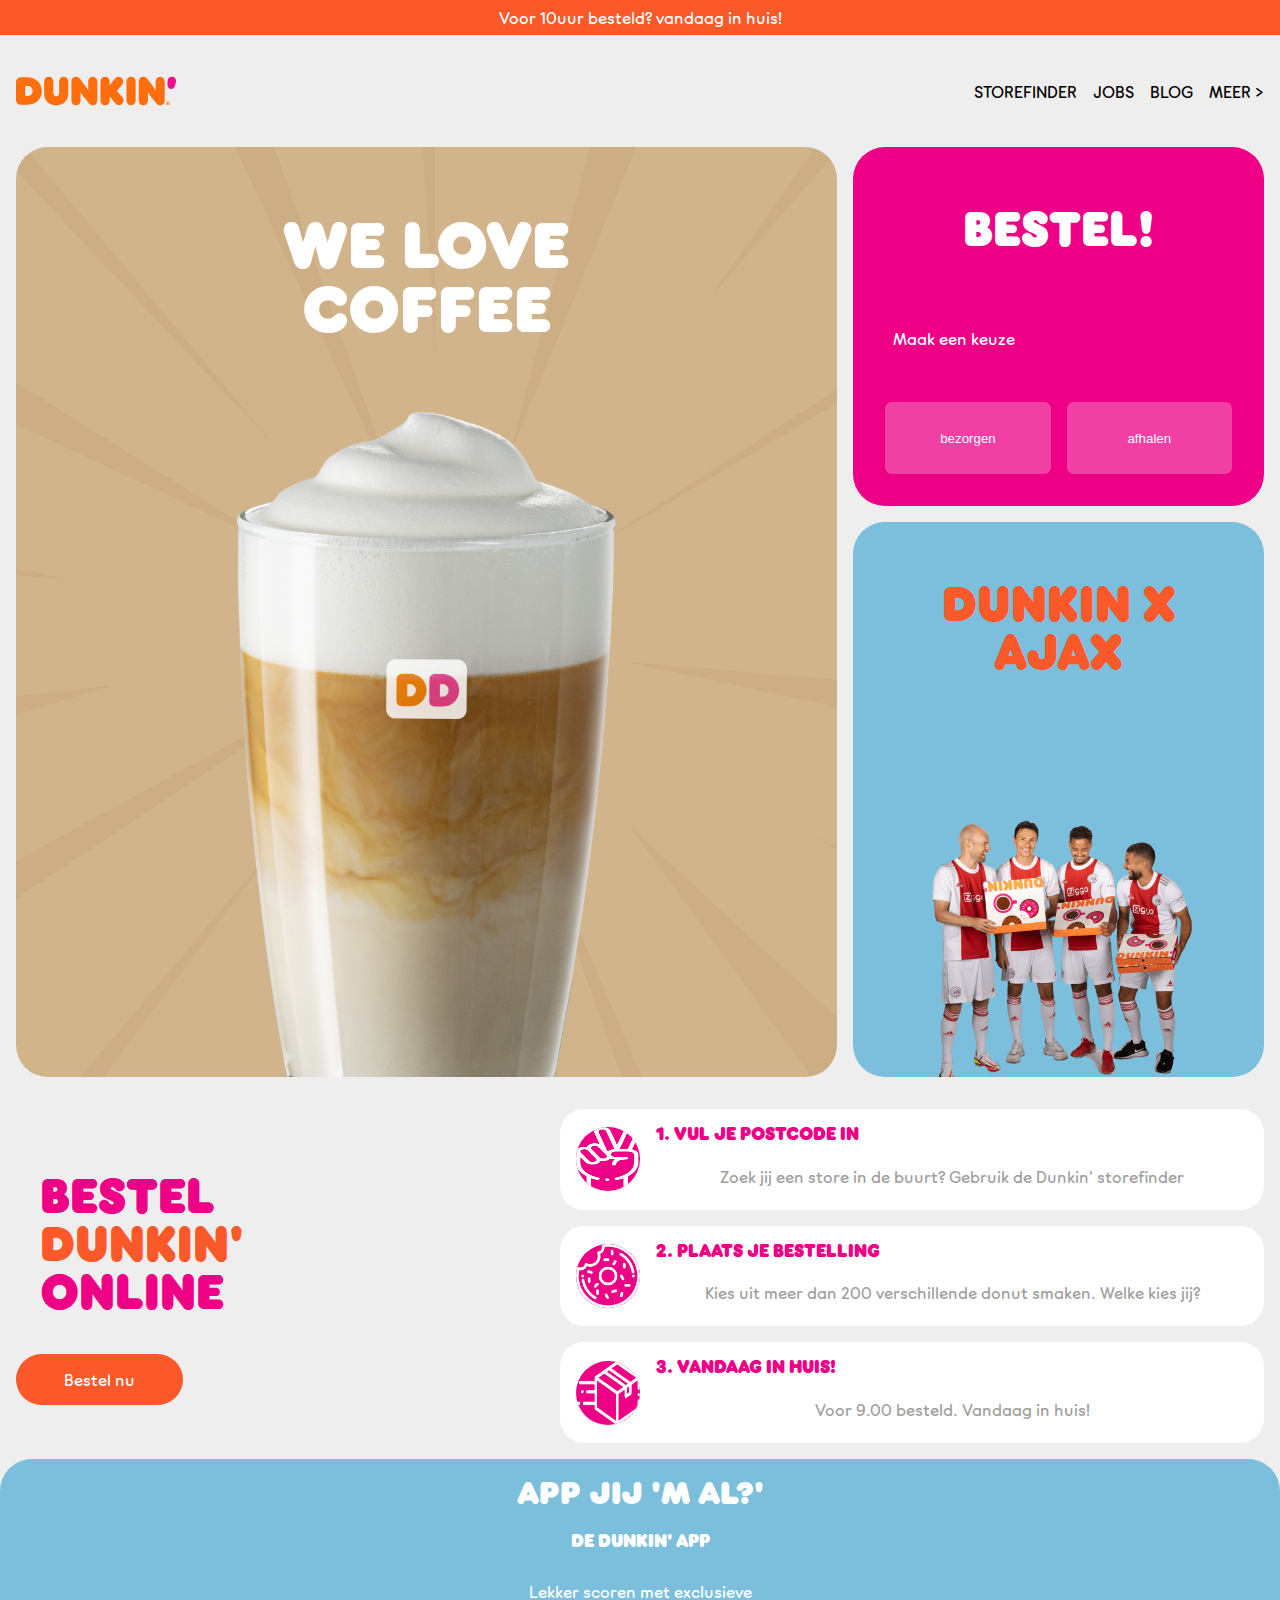
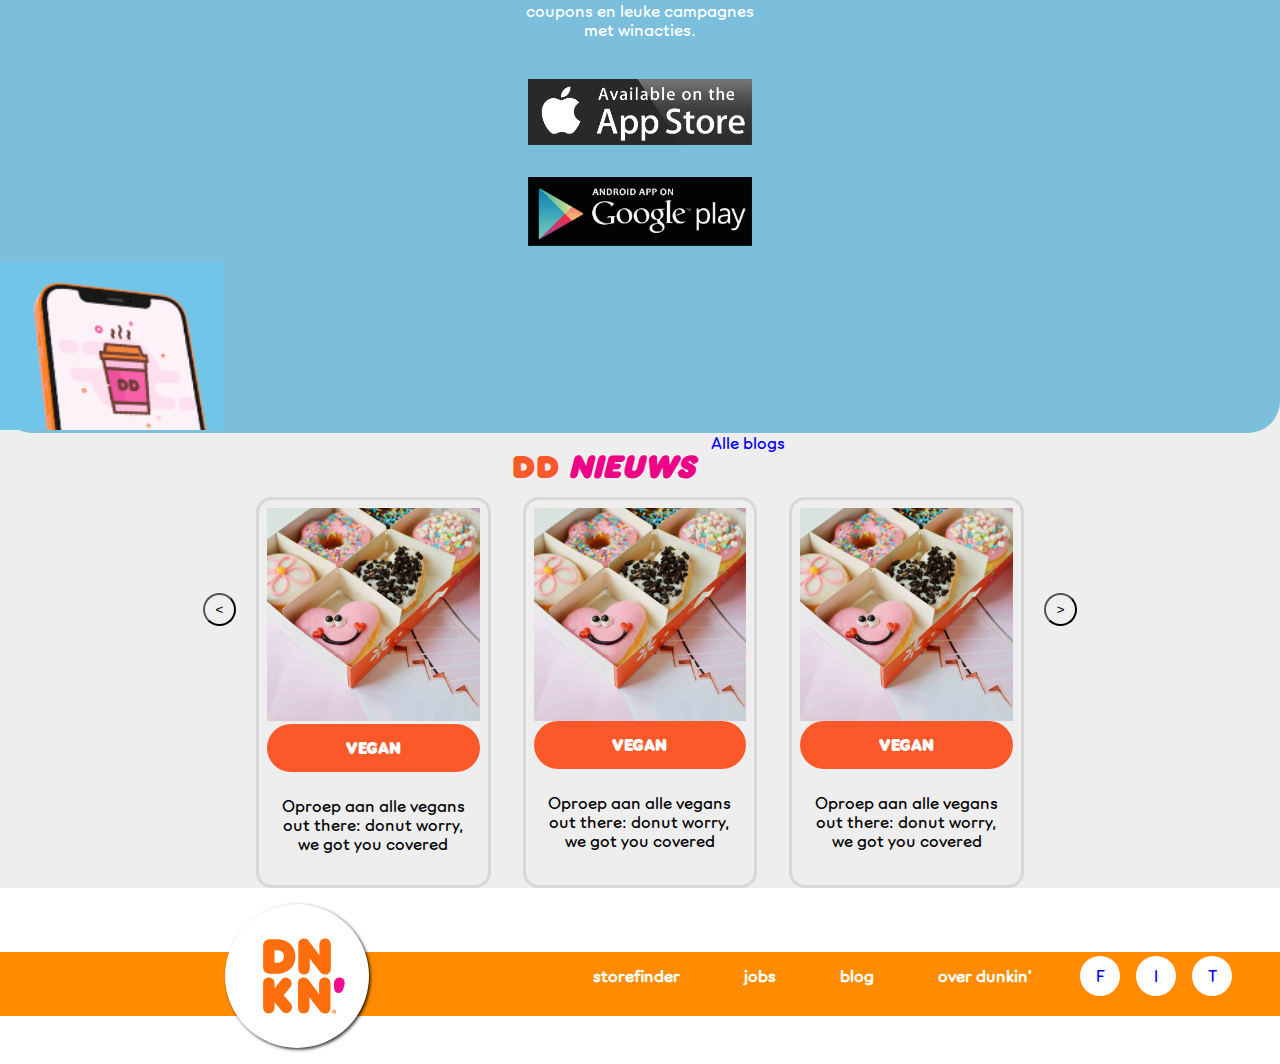
<file: index.html>
<!doctype html>
<html lang="nl">

<head>
	<meta charset="UTF-8">
	<meta name="author" content="Niga of Nina ">
	<meta name="viewport" content="width=device-width, initial-scale=1">

	<title>Dunkin Donuts/ Homepage</title>

	<link href="styles/style.css" rel="stylesheet">
	<link rel="icon" type="image/svg+xml" href="images/favicon.svg">
</head>

<body>
	<header>

		<img src="images2/dunkinlogoo2.svg" alt="logo van dunkin donuts">
		<!--https://global-uploads.webflow.com/612741c59719f395d4ce4719/612741c59719f3752cce4769_Primary_Logo%C2%AE_HEX.svg-->

		<button>
			menu
			<span></span>
			<span></span>
			<span></span>
		</button>

<!-- <button type="button" name="button"></button>
<button type="button" name="button"></button> -->

		<nav>
			<ul>
				<li><a href="#storefinder">STOREFINDER</a></li>
				<li><a href="#Jobs">JOBS</a></li>
				<li><a href="Blog">BLOG</a></li>
				<li><a href="#Meer">MEER ></a></li>
			</ul>
		</nav>

		<p>Voor 10uur besteld? vandaag in huis!</p>

<!-- <a href="#">Bestel nu</a> -->

	</header>
<main>




	<h1 class="visually-hidden">Welkom bij Dunkin donuts</h1>

	<!-- button voor klik menu: aria label gebruiken voor screeanreader!!! -->

<div>
	<section>
		<a href="#">
			<h2> <span>We love</span>
				<span>coffee</span> </h2>
			<!-- h2 moet bovenaan zodat de screenreader eerst dit voorleest en dan de foto -->
			<img src="images2/coffee.png" alt="koffie cupje">

			<!-- dit is decoratie een achtergrond plaatje in css -->
			<!-- <img src="images2/coffeeachtergrond.svg" alt="achtergrond foto met koffie cups"> -->
		</a>
	</section>

	<section>
		<h2>Bestel!</h2>
		<p>Maak een keuze</p>
		<button type="button" name="bezorgen">bezorgen</button>
		<button type="button" name="afhalen">afhalen</button>
	</section>


	<section>
		<a href="#">
			<h2> <span>Dunkin x</span>
				<span>Ajax</span> </h2>
			<!-- h2 moet bovenaan zodat de screenreader eerst dit voorleest en dan de foto -->
			<img src="images2/ajaxx.png" alt="Foto van Ajax met dunkin donuts">

			<!-- dit is decoratie een achtergrond plaatje in css -->
			<!-- <img src="images2/coffeeachtergrond.svg" alt="achtergrond foto met koffie cups"> -->
		</a>
	</section>
</div>

	<section>
		<h2>BESTEL <em>DUNKIN'</em> ONLINE </h2>

		<ol>
			<li>
				<h3>1. Vul je postcode in</h3>
				<p>Zoek jij een store in de buurt? Gebruik de Dunkin' storefinder</p>
				<img src="images2/peace.png" alt="Logo bij stap 1">
			</li>
			<li>
				<h3>2. Plaats je bestelling</h3>
				<p>Kies uit meer dan 200 verschillende donut smaken. Welke kies jij?</p>
				<img src="images2/donuticon.png" alt="een donut icoon bij stap 2">
			</li>
			<li>
				<h3>3. Vandaag in huis!</h3>
				<p>Voor 9.00 besteld. Vandaag in huis!</p>
				<img src="images2/delivery.png" alt="Een verzending icoon bij stap 3">
			</li>
		</ol>

		<a href="#">Bestel nu</a>

	</section>

	<section>
		<h2>APP JIJ 'M AL?'</h2>
		<!-- h2 moet bovenaan zodat de screenreader eerst dit voorleest en dan de foto -->
		<h3>DE DUNKIN' APP</h3>
		<p> <span>Lekker scoren met exclusieve</span>
			<span>coupons en leuke campagnes</span>
			<span> met winacties.</span></p>
		<a href="#"> <img src="images2/app.png" alt="de app store">  </a>
		<a href="#"> <img src="images2/playstore.png" alt="de playstore">  </a>
		<img src="images2/mobiel.png" alt="foto van een telefoon">
	</section>

	<section>
		<h2>DD <em>NIEUWS</em> </h2>
		<a href="#">Alle blogs</a>
<ul>
	<li>
		<h2>Vegan</h2>
			<a href="blog.html"><img src="images2/vegandonuts.jpeg" alt="Foto van vegan donuts"></a>
			<p>Oproep aan alle vegans out there: donut worry, we got you covered</p>
	</li>

	<li>
		<h2>Vegan</h2>
			<img src="images2/vegandonuts.jpeg" alt="Foto van vegan donuts">
			<p>Oproep aan alle vegans out there: donut worry, we got you covered</p>
	</li>

	<li>
		<h2>Vegan</h2>
			<img src="images2/vegandonuts.jpeg" alt="Foto van vegan donuts">
			<p>Oproep aan alle vegans out there: donut worry, we got you covered</p>
	</li>
</ul>

	<button type="button" name="<"><</button>
	<button type="button" name=">">></button>
	</section>

	<script defer src="scripts/script.js"></script>
</main>


<!-- <footer>
	<img src="" alt="Het logo van dunkin donuts">
	<ul>
		<li>
			<a href="#">Storefinder</a>
			<a href="#">Jobs</a>
			<a href="#">Blog</a>
			<a href="#">Over Dunkin'</a>
		</li>
		<li>
			<a href="#">
				<img src="" alt="logo van muziek">
				<img src="" alt="logo van instagram">
				<img src="" alt="logo van facebook">
			</a>
		</li>
	</ul>
</footer> -->

<footer>
	<img src="images2/dunkinlogoo.svg" alt="logo van dunkin donuts">
	<nav>
		<ul>
			<li><a href="#">storefinder</a></li>
			<li><a href="#">jobs</a></li>
			<li><a href="#">blog</a></li>
			<li><a href="#">over dunkin'</a></li>
		</ul>
	</nav>

	<nav>
		<ul>
			<li><a href="#">F</a></li>
			<li><a href="#">I</a></li>
			<li><a href="#">T</a></li>
		</ul>
	</nav>
</footer>

</body>
</html>
</file>
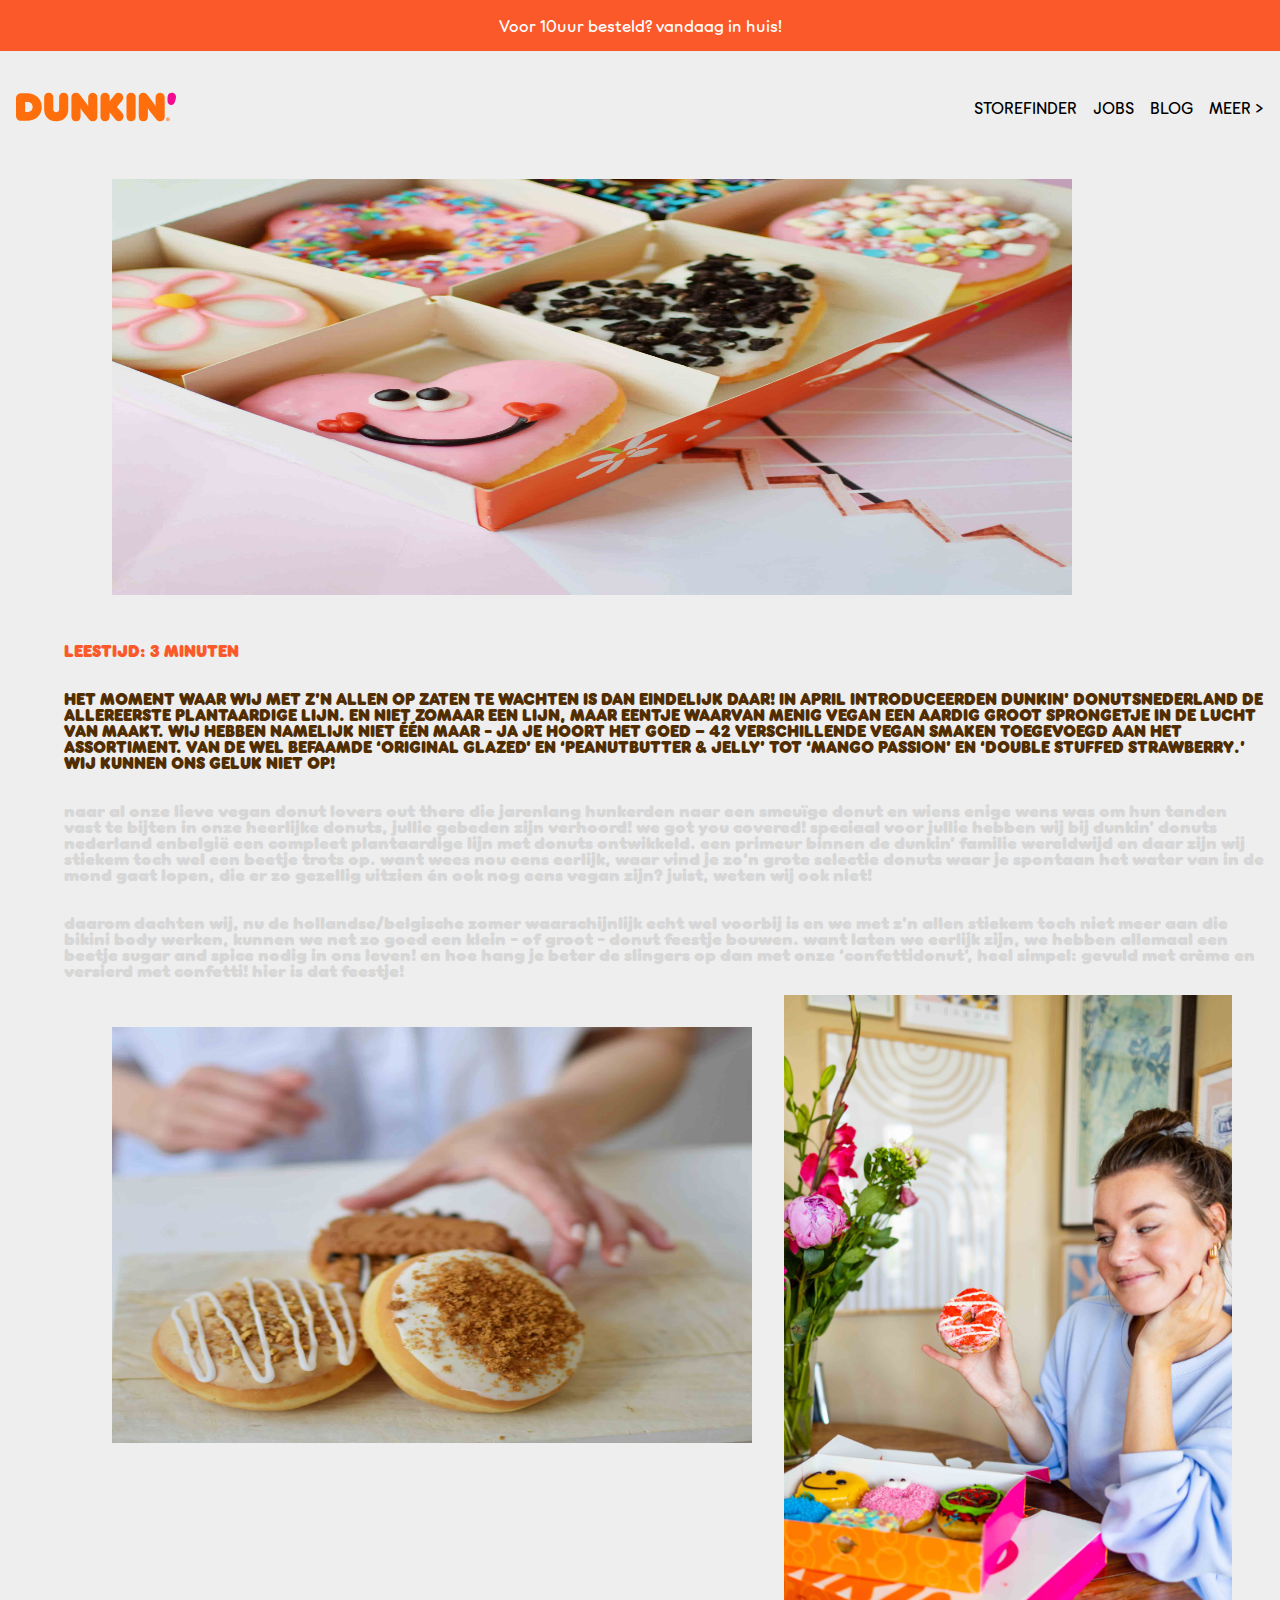
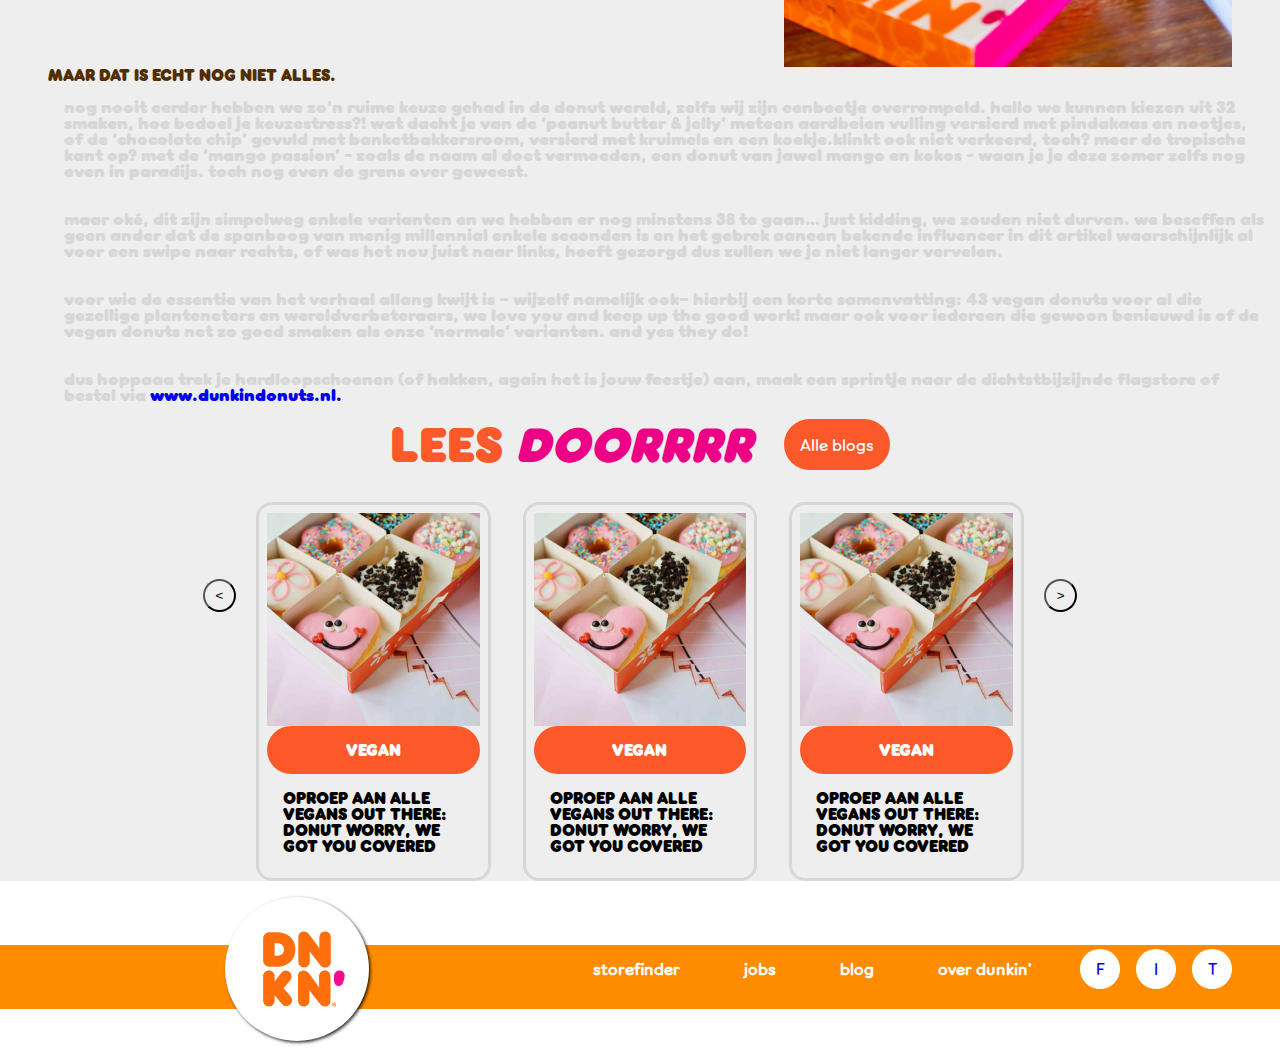
<file: blog.html>
<!doctype html>
<html lang="nl">

<head>
	<meta charset="UTF-8">
	<meta name="author" content="Niga">
	<meta name="viewport" content="width=device-width, initial-scale=1">

	<title>Dunkin Donuts</title>

	<link href="styles/style2.css" rel="stylesheet">
	<link rel="icon" type="image/svg+xml" href="images/favicon.svg">
</head>

<body>
	<header>

		<img src="images2/dunkinlogoo2.svg" alt="logo van dunkin donuts">
		<!--https://global-uploads.webflow.com/612741c59719f395d4ce4719/612741c59719f3752cce4769_Primary_Logo%C2%AE_HEX.svg-->

		<button>
			menu
			<span></span>
			<span></span>
			<span></span>
		</button>

<!-- <button type="button" name="button"></button>
<button type="button" name="button"></button> -->

		<nav>
			<ul>
				<li><a href="#storefinder">STOREFINDER</a></li>
				<li><a href="#Jobs">JOBS</a></li>
				<li><a href="Blog">BLOG</a></li>
				<li><a href="#Meer">MEER ></a></li>
			</ul>
		</nav>

		<p>Voor 10uur besteld? vandaag in huis!</p>


	</header>

	<main>

		<h1 class="visually-hidden">Oproep aan alle vegans</h1>

<section>
	<h2 class="visually-hidden">Welkom bij dunkin donuts</h2>

<img src="images2/vegandonuts.jpeg" alt="Foto van vegan donuts">

<p><strong>Leestijd: 3 minuten</strong></p>

<p>
Het moment waar wij met z’n allen op zaten te wachten is dan eindelijk daar! In april introduceerden Dunkin’ DonutsNederland de allereerste plantaardige lijn. En niet zomaar een lijn, maar eentje waarvan menig vegan een aardig groot sprongetje in de lucht van maakt. Wij hebben namelijk niet één maar - ja je hoort het goed – 42 verschillende vegan smaken toegevoegd aan het assortiment. Van de wel befaamde ‘Original Glazed’ en ‘Peanutbutter & Jelly’ tot ‘Mango Passion’ en ‘Double Stuffed Strawberry.’ Wij kunnen ons geluk niet op!
</p>

<p> Naar al onze lieve vegan donut lovers out there die jarenlang hunkerden naar een smeuïge donut en wiens enige wens was om hun tanden vast te bijten in onze heerlijke donuts, jullie gebeden zijn verhoord! We got you covered! Speciaal voor jullie hebben wij bij Dunkin’ Donuts Nederland enBelgië een compleet plantaardige lijn met donuts ontwikkeld. Een primeur binnen de Dunkin’ familie wereldwijd en daar zijn wij stiekem toch wel een beetje trots op. Want wees nou eens eerlijk, waar vind je zo’n grote selectie donuts waar je spontaan het water van in de mond gaat lopen, die er zo gezellig uitzien én ook nog eens vegan zijn? Juist, weten wij ook niet!
</p>
<p>
Daarom dachten wij, nu de Hollandse/Belgische zomer waarschijnlijk echt wel voorbij is en we met z’n allen stiekem toch niet meer aan die bikini body werken, kunnen we net zo goed een klein - of groot - donut feestje bouwen. Want laten we eerlijk zijn, we hebben allemaal een beetje sugar and spice nodig in ons leven! En hoe hang je beter de slingers op dan met onze ‘ConfettiDonut’, heel simpel: gevuld met crème en versierd met confetti! Hier is dat feestje!
</p>

<div>
<img src="images2/donut3.jpeg" alt="">
<img src="images2/meisjemetdonut.jpeg" alt="">
</div>
</section>

<section>
<h2> Maar dat is echt nog niet alles. </h2>

<p> Nog nooit eerder hebben we zo’n ruime keuze gehad in de donut wereld, zelfs wij zijn eenbeetje overrompeld. Hallo we kunnen kiezen uit 32 smaken, hoe bedoel je keuzestress?! Wat dacht je van de ‘Peanut Butter & Jelly’ meteen aardbeien vulling versierd met pindakaas en nootjes, of de ‘Chocolate Chip’ gevuld met banketbakkersroom, versierd met kruimels en een koekje.Klinkt ook niet verkeerd, toch? Meer de tropische kant op? Met de ‘Mango Passion’ - zoals de naam al doet vermoeden, een donut van jawel mango en kokos - waan je je deze zomer zelfs nog even in paradijs. Toch nog even de grens over geweest.
</p>

<p>
Maar oké, dit zijn simpelweg enkele varianten en we hebben er nog minstens 38 te gaan… Just kidding, we zouden niet durven. We beseffen als geen ander dat de spanboog van menig millennial enkele seconden is en het gebrek aaneen bekende influencer in dit artikel waarschijnlijk al voor een swipe naar rechts, of was het nou juist naar links, heeft gezorgd dus zullen we je niet langer vervelen.
</P>

<p>
Voor wie de essentie van het verhaal allang kwijt is – wijzelf namelijk ook– hierbij een korte samenvatting: 43 vegan donuts voor al die gezellige planteneters en wereldverbeteraars, we love you and keep up the good work! Maar ook voor iedereen die gewoon benieuwd is of de vegan donuts net zo goed smaken als onze ‘normale’ varianten. And yes they do!
</p>

<p>
Dus hoppaaa trek je hardloopschoenen (of hakken, again het is jouw feestje) aan, maak een sprintje naar de dichtstbijzijnde flagstore of bestel via <a href="index.html">www.dunkindonuts.nl.</a>
</p>
</section>

<section>
	<h2>Lees <em>doorrrr</em> </h2>
	<a href="#">Alle blogs</a>
<ul>
<li>
	<h2>Vegan</h2>
		<img src="images2/vegandonuts.jpeg" alt="Foto van vegan donuts">
		<p>Oproep aan alle vegans out there: donut worry, we got you covered</p>
</li>

<li>
	<h2>Vegan</h2>
		<img src="images2/vegandonuts.jpeg" alt="Foto van vegan donuts">
		<p>Oproep aan alle vegans out there: donut worry, we got you covered</p>
</li>

<li>
	<h2>Vegan</h2>
		<img src="images2/vegandonuts.jpeg" alt="Foto van vegan donuts">
		<p>Oproep aan alle vegans out there: donut worry, we got you covered</p>
</li>
</ul>

<button type="button" name="<"><</button>
<button type="button" name=">">></button>
</section>


<script defer src="scripts/script.js"></script>
	</main>
	<footer>
		<img src="images2/dunkinlogoo.svg" alt="logo van dunkin donuts">
		<nav>
			<ul>
				<li><a href="#">storefinder</a></li>
				<li><a href="#">jobs</a></li>
				<li><a href="#">blog</a></li>
				<li><a href="#">over dunkin'</a></li>
			</ul>
		</nav>

		<nav>
			<ul>
				<li><a href="#">F</a></li>
				<li><a href="#">I</a></li>
				<li><a href="#">T</a></li>
			</ul>
		</nav>
	</footer>

	</body>


</html>
</file>
<file: styles/style.css>
@font-face {
  font-family: "Dunkinkopjes";
  src: url("../fonts/Dunkinkopjes.otf") format("opentype");
}

@font-face {
  font-family: "Dunkintekst";
  src: url("../fonts/Dunkintekst.otf") format("opentype");
}

/**************/
/* CSS REMEDY */
/**************/

*, *::after, *::before {
  box-sizing:border-box;
}

button, summary {
	cursor: pointer;
}





/*********************/
/* CUSTOM PROPERTIES */
/*********************/

:root {
	/* startje */
	--color-text:#111;
	--color-background:#eee;
  --color-welovecoffee:#D2B48C;
  --color-textkoppen:#fff;
  --color-bestel:#ED0085;
  --color-em:#FC592A;
  --color-p:#9F9F9F;
  --color-ajax:#7BBFDD;
  --color-app:#000000;
  --color-lichtgrijs:#D7D7D7;
}





/*******************/
/* GENERAL STYLING */
/*******************/

body {
  color:var(--color-text);
  background-color:var(--color-background);
  font-family:'Dunkintekst', sans-serif;
  margin:0;
}

h2 {
  font-family: 'Dunkinkopjes', sans-serif;
  font-size: 2em;
  font-weight: bold;
  color:var(--color-textkoppen);
  text-transform: uppercase;
  line-height: 1em;
  text-align: center;
  margin:0;
}


h3 {
  font-family: 'Dunkinkopjes', sans-serif;
  font-weight: bold;
  text-transform: uppercase;
  margin:0;
  line-height: 1em;
  font-size:1.10em;
}


a {
  text-decoration: none;
}

img {
  /* width: 10em;
  margin-left: 20em;
  margin-top: 2em; */
  max-width:100%;
}

.visually-hidden {
  clip: rect(0 0 0 0);
  clip-path: inset(50%);
  height: 1px;
  overflow: hidden;
  position: absolute;
  white-space: nowrap;
  width: 1px;
}



main{
  max-width:1000
}



/**********/
/* HEADER */
/**********/

header{
  position: relative; /* zodat de absolute button binnen de header blijft */
  display: flex;
  flex-direction: row;
  justify-content: center;
  align-items: center;
  flex-wrap:wrap;
}

/* schuifmenu */
header nav{
  position:fixed;
  left:0;
  right:0;
  top:0;
  bottom:0;
  transform:translateX(-100%);
  background-color:var(--color-lichtgrijs);
  transition: 0.3s;
  display: grid;

  place-content: center;
}

header nav.toonMenu{
  transform:translateX(0%);
    z-index: 1;
    align-items: center;
}

header nav ul {
  margin:0;
  padding:0;
  list-style:none;
  background-color:var(--color-lichtgrijs);
}

header nav a{
  color:var(--color-app);
  font-size: 2em;
  display: flex;
  justify-content: center;
  padding:.5em;
}

/* menu button */
header button{
  order:2;
  z-index: 100;
  padding:0;
  height: 2.75em;
  position:absolute;
  right:1em; /* minimale grootte voor tekst */
  bottom:1.125em; /* naast het logo */
  font-size:1em;
}

header button.menuIsOpen{
  background-color:var(--color-lichtgrijs);
}

/* logo */
header img{
  height: 5em;
  width: 10em;
  order:1;
}

/* voor 10 uur besteld */
header p {
  background-color:var(--color-em);
  margin-top: 0;
  display:block;
  width:100%;
  /* order:0; */ /* dat is de default - hoef je niet te doen */
}

/* header a:nth-of-type(5){
display:none;
} */

@media (min-width: 48em) {
  header {
    justify-content: space-between;
  }

  header nav {
    position: static;
    transform:none;
    background:none;
    order:1; /* als laatste naast het logo */
    left:25em;
    top:5em;
  }

  header nav ul {
    display:flex;
    gap:1em;
    margin-right:1em;
    background:none;
  }

header nav a{
  color:var(--color-app);
  padding:0;
  font-size: 1em;
}

  header img {
    margin-left:1em;
  }

  header button {
    display: none; /*  niet meer nodig */
  }
}


/* header {
  padding: .5em;
  text-align: center;
  background: #ff6e0c;
  color: white;
  font-size: 8px; /* klein
  width: 100vw;
  margin-top: 0;
} */


/* header ul {
  list-style-type: none;
  margin: 0;
  padding: 0;
  display: flex;
  justify-content: center;
  gap:3em;
} */

/* header a {
  color: black;
} */





/********/
/* MAIN */
/********/


main div{
  display:grid;
  gap:1em;
  padding:1em;
}

/* section */
/* we love coffee */

main div section:nth-of-type(1){
  position:relative;
  /* wat uitsteekt is niet te zien */
  overflow:hidden;

  /* dit is het achtergrondplaatje */
  background-image: url(../images2/coffeeachtergrond.svg);
  background-size:cover;
  background-position:center center;
  /* en de kleur */
  background-color: var(--color-welovecoffee);

  border-radius:2em;
}


main div section:nth-of-type(1) a {
  /* om de h2 en image in het midden te zetten */
  display:grid;
  justify-items:center;
  gap:2em;
  padding: 2em;
}

main div section:nth-of-type(1) h2{
  font-size:clamp(2em, 10vw, 4em);
}

main div section:nth-of-type(1) h2 span{
  display: block;
/* zorgt ervoor dat het op een andere regel blijft staan*/
}

main div section:nth-of-type(1) img {
  display:block; /* slim */
  width:50%;
  height:auto;


  /* om het plaatje naar beneden te schuiven */
  /* doordat de section overflow:hidden heeft zie je het deel dat uitsteekt niet */
  margin-bottom:-10em;
}


/* section */
/* bestel */
main div section:nth-of-type(2){
  background-color:var(--color-bestel);
  text-align: center;
  padding:2em;
  margin:0;
  border-radius:2em;

  display:grid;
  gap:1em;
  grid-template-columns: 1fr 1fr;
}

main div section:nth-of-type(2) h2{
  font-size:clamp(2em, 10vw, 3em);
  grid-column-start: 1;
  grid-column-end: -1;
}

main div section:nth-of-type(2) p{
  color:var(--color-textkoppen);
  text-align: left;
  margin:0;
  grid-column-start: 1;
  grid-column-end: -1;
}



main div section:nth-of-type(2) button{
  padding:1em;
  border-radius: .5em;
  border: none;
  color:var(--color-textkoppen);
  background-color:rgb(255 255 255 / .25); /* thanks sanne*/
}

main div section:nth-of-type(2) button:hover{
  color:var(--color-app);
}

main div section:nth-of-type(2) button:focus{
  color:var(--color-bestel);
  background-color: var(--color-textkoppen);
}

main div section:nth-of-type(2) button:active{
  background-color: var(--color-em);
}

/* section 3 in div */
/* ajax */
main div section:nth-of-type(3){
  position:relative;
  /* wat uitsteekt is niet te zien */
  overflow:hidden;

  /* dit is het achtergrondplaatje */
  /* en de kleur */
  background-color:var(--color-ajax);

  border-radius:2em;
}

main div section:nth-of-type(3) a {
  /* om de h2 en image in het midden te zetten */
  display:grid;
  justify-items:center;
  padding: 2em;
}

main div section:nth-of-type(3) h2{
  font-size:clamp(2em, 10vw, 3em);
}

main div section:nth-of-type(3) h2 span{
  display: block;
/* zorgt ervoor dat het op een andere regel blijft staan*/
}

main div section:nth-of-type(3) img {
  display:block; /* slim */
  width:80%;
  height:auto;


  /* om het plaatje naar beneden te schuiven */
  /* doordat de section overflow:hidden heeft zie je het deel dat uitsteekt niet */
  margin-bottom:-10em;
}

/*  */
/* SECTION MET "APP JIJ M AL " */
/*  */

main section:nth-of-type(2){
  background-color:var(--color-ajax);
    border-radius:2em;
    position:relative;
}

main section:nth-of-type(2) img:nth-of-type(1){
width:14em;
}

main section:nth-of-type(2) a{
  display:grid;
  justify-items:center;
  /* om de images in het midden te zetten */
  gap:1em;
  padding: 1em;
}

main section:nth-of-type(2) h3, h2, p{
  text-align: center;
  padding:.5em;
  color:var(--color-textkoppen);
}

main section:nth-of-type(2) p span{
  display: block;
}


/*  */
/* section met carousel */
/*  */
main section:nth-of-type(3){
  position: relative;
  display:flex;
  justify-content: center;
  flex-wrap: wrap;
}

main section:nth-of-type(3) h2{
  color:var(--color-em);
}

main section:nth-of-type(3) em{
  color:var(--color-bestel);
}

main section:nth-of-type(3) ul li h2{
  color:var(--color-textkoppen);
  background-color:var(--color-em);
  font-size: 1em;
  display:block;
  padding:1em 2em;
  border-radius:10em;
  order:1;
}


main section:nth-of-type(3) ul{
  display:flex;
  list-style: none;
  margin:0;
  padding:0;
  overflow-x:scroll;
  width:100%;
  gap:2em;
}

main section:nth-of-type(3) li{
  width:min(100%, 28em);
  flex-shrink: 0;
  display:flex;
  flex-direction: column;
  border:solid;
  border-color:var(--color-lichtgrijs);
  border-radius:1em;
  padding:.5em;
}

main section:nth-of-type(3) li img{
  order:-1;
}

main section:nth-of-type(3) p{
  color:var(--color-app);
  order:2;
}

/* buttons in section 3 */
main section:nth-of-type(3) button {
  /* position:absolute;  */
  width:2.5em;
  height: 2.5em;
  border-radius:50%;
}

@media (min-width: 41em) {
 main div{
   grid-template-columns: 2fr 1fr;
 }

 main div section:nth-of-type(1){
   grid-row-start:1;
   grid-row-end:3;
 }

 main div section:nth-of-type(1) h2{
   font-size:clamp(2em, 6vw, 4em);
 }

 main div section:nth-of-type(2) h2{
   font-size:clamp(2em, 4vw, 3em);
 }

 main div section:nth-of-type(3) h2{
   font-size:clamp(2em, 4vw, 3em);
 }
/* clamp is dat wanneer het groeit het minimaal 2em is,
en maximaal 3em en het vw dat het meegroeit. */
}


/* section 1 in de main */
/* bestellen */

main > section:nth-of-type(1) {
display:grid;
gap:1em;
padding:1em;

}

main > section:nth-of-type(1) h2{
  color:var(--color-bestel);
  display: flex;
  flex-direction: column;
  font-size: 3em;
  text-align: left;
  /* gap minder tussen tekst, hoe??*/
}

main > section:nth-of-type(1) h2 em{
  color:var(--color-em);
  font-style: normal;
}

main > section:nth-of-type(1) ol{
  margin:0;
  padding:0;
  display:grid;
  gap:1em;
}


main > section:nth-of-type(1) ol li{
  padding:1em;
  color:var(--color-bestel);
  background-color:var(--color-textkoppen);
  border-radius:1.5em;
  display:grid;
  grid-template-columns:max-content 1fr;
  gap:1em;
}

main > section:nth-of-type(1) h3{
font-weight: bold;
margin:0;
align-self: end;
}

main > section:nth-of-type(1) p{
  color:var(--color-p);
  margin:0;
}



main > section:nth-of-type(1) img{
  height: 4em;
  width: 4em;
  background-color:var(--color-bestel);
  border-radius:10em;
  grid-column-start: 1;
  grid-row-start:1;
  grid-row-end:3;
  justify-self:center;
  align-self: center;
}


main > section:nth-of-type(1) a{
  background-color:var(--color-em);
  border-radius:10em;
  padding:1em;
  color:var(--color-textkoppen);
  display:block;
  text-align:center;
}

main > section:nth-of-type(1) a:hover{
  color:var(--color-app);
}

main > section:nth-of-type(1) a:active{
  background-color:var(--color-bestel);
  color:var(--color-textkoppen);
}

main > section:nth-of-type(1) a:focus{
  color:var(--color-app);
  background-color: var(--color-lichtgrijs);
}


@media (min-width:41em){
  main > section:nth-of-type(1){
    grid-template-columns: 3fr 4fr;
  }

  main > section:nth-of-type(1) ol{
    grid-column-start:2;
    grid-row-start:1;
    grid-row-end:3;
  }

  main > section:nth-of-type(1) h2{
    align-self:end;
  }

  main > section:nth-of-type(1) a{
    align-self:start;
    justify-self:start;
    padding:1em 3em;
  }
}



main > section:nth-of-type(4){
  color:var(--color-textkoppen);
  background-color:var(--color-ajax);
  text-align: center;
}

main > section:nth-of-type(4) img{
  width: 10em;
}

main >  section:nth-of-type(5) img{
  background-color:var(--color-ajax);
}

main > section:nth-of-type(5) h2{
  color:var(--color-bestel);
}

main > section:nth-of-type(2) img:nth-of-type(1){
color:var(--color-em);
}

/* groot scherm carousel */

@media (min-width: 54em) {
  main section:nth-of-type(3) {
    max-width:48em;
    margin:0 auto;
  }

  main section:nth-of-type(3) ul {
    scroll-snap-type: x mandatory;
  }

  main section:nth-of-type(3) li {
    scroll-snap-align: center;
    width:calc((100% - 4em) / 3);
  }

  main section:nth-of-type(3) button {
    position:absolute;
    top:12em;
  }

  main section:nth-of-type(3) button:nth-of-type(1) {
    left:-4em;
  }

  main section:nth-of-type(3) button:nth-of-type(2) {
    right:-4em;
  }
}


/*  */
/*  */
/* FOOTER */
/*  */
/*  */

body {
	margin:0;
}

footer {
	position:relative;

/* 	background-color:darkorange; */

	background-image:
		linear-gradient(white 3em,
		darkorange 3em);

	display:flex;
	flex-direction:column;
	gap:2em;
	padding:0 1em 2em 1em;
}

footer img{
  display:block;
  width:6em;
  margin:0 auto 0 auto;
   /*in het midden zonder flex of grid */
   background-color:var(--color-textkoppen);
   border-radius:50%;
   box-shadow: .1em .1em .2em #000c;
   overflow: hidden;
}



/* menu */
footer nav:nth-of-type(1) ul{
  margin:0;
  padding:0;
  list-style: none;
  display: flex;
  flex-direction: column;
  gap:2em;
}

footer nav:nth-of-type(1) ul a{
  display:block;
  padding:1em;
  border-radius:10em;
  text-align: center;
  text-decoration: none;
  font-weight: bold;
  background-color:var(--color-em);
  color:var(--color-textkoppen);
}

footer nav:nth-of-type(2) ul{
  margin:0;
  padding:0;
  list-style:none;
  display: flex;
  gap:1em;
  justify-content: center;

}

footer nav:nth-of-type(2) ul a {
  display: block;
  width:2.5em;
  aspect-ratio:1/1;
  background-color:white;
  border-radius:50%;

  display:grid;
  justify-content: center;
  align-items: center;
}

@media (min-width:41em) {
  footer{
    padding:1em 3em;
    flex-direction: row;
    align-items: center;
    background-image:
		linear-gradient(
			white 0em 4em,
			darkorange 4em 8em,
		  white 8em 12em
    );
  }

footer img{
  width: 9em;
}

/* menu in het footer*/
footer nav:nth-of-type(1) ul {
  flex-direction:row;
 }
footer nav:nth-of-type(1) ul a {
  border-radius:0;
  padding:0 1em;
  /* line-height:2em; */
  background-color:transparent;
 }
}
</file>
<file: styles/style2.css>
@font-face {
  font-family: "Dunkinkopjes";
  src: url("../fonts/Dunkinkopjes.otf") format("opentype");
}

@font-face {
  font-family: "Dunkintekst";
  src: url("../fonts/Dunkintekst.otf") format("opentype");
}

/**************/
/* CSS REMEDY */
/**************/

*, *::after, *::before {
  box-sizing:border-box;
}

button, summary {
	cursor: pointer;
}





/*********************/
/* CUSTOM PROPERTIES */
/*********************/

:root {
	/* startje */
	--color-text:#111;
	--color-background:#eee;
  --color-welovecoffee:#D2B48C;
  --color-textkoppen:#fff;
  --color-bestel:#ED0085;
  --color-em:#FC592A;
  --color-p:#9F9F9F;
  --color-ajax:#7BBFDD;
  --color-app:#000000;
  --color-lichtgrijs:#D7D7D7;
  --color-blogtekst:#512d00
}





/*******************/
/* GENERAL STYLING */
/*******************/

body {
  color:var(--color-text);
  background-color:var(--color-background);
  font-family:'Dunkintekst', sans-serif;
  margin:0;
}

h2 {
  font-family: 'Dunkinkopjes', sans-serif;
  font-size: 2em;
  font-weight: bold;
  color:var(--color-textkoppen);
  text-transform: uppercase;
  line-height: 1em;
  text-align: center;
  margin:0;
}

section p {
  font-family: 'Dunkinkopjes', sans-serif;
  font-weight: bold;
  text-transform: uppercase;
  margin:0;
  line-height: 1em;
  font-size:1em;
}


a {
  text-decoration: none;
}

img {
  max-width:100%;
}

.visually-hidden {
  clip: rect(0 0 0 0);
  clip-path: inset(50%);
  height: 1px;
  overflow: hidden;
  position: absolute;
  white-space: nowrap;
  width: 1px;
}



main{
  max-width:1000
}


/**********/
/* HEADER */
/**********/

header{
  position: relative; /* zodat de absolute button binnen de header blijft */
  display: flex;
  flex-direction: row;
  justify-content: center;
  align-items: center;
  flex-wrap:wrap;
}

/* schuifmenu */
header nav{
  position:fixed;
  left:0;
  right:0;
  top:0;
  bottom:0;
  transform:translateX(-100%);
  background-color: var(--color-lichtgrijs);
  transition: 0.3s;
  display: grid;

  place-content: center;
}

header nav.toonMenu{
  transform:translateX(0%);
  z-index:1;
  align-items: center;
}

header nav ul {
  margin:0;
  padding:0;
  list-style:none;
  background:var(--color-lichtgrijs);
}

header nav a{
  color:var(--color-app);
  font-size: 2em;
  display: flex;
  justify-content: center;
  padding:.5em;
}

/* menu button */
header button{
  order:2;
  z-index: 100;
  padding:0;
  height: 2.75em;
  position:absolute;
  right:1em; /* minimale grootte voor tekst */
  bottom:1.125em; /* naast het logo */
  font-size:1em;
}

header button.menuIsOpen{
  background-color(--color-lichtgrijs);
}

/* logo */
header img{
  height: 5em;
  width: 10em;
  order:1;
}

/* voor 10 uur besteld */
header p {
  background-color:var(--color-em);
  margin-top: 0;
  display:block;
  width:100%;
  color:var(--color-textkoppen);
  /* order:0; */ /* dat is de default - hoef je niet te doen */
}


@media (min-width: 48em) {
  header {
    justify-content: space-between;
  }

  header nav {
    position: static;
    transform:none;
    background:none;
    order:1; /* als laatste naast het logo */
    left:25em;
    top:6.5em;
  }

  header nav ul {
    display:flex;
    gap:1em;
    margin-right:1em;
    background:none;
  }

  header nav a{
    color:var(--color-app);
    padding:0;
    font-size: 1em;
  }

  header img {
    margin-left:1em;
  }

  header button {
    display: none; /*  niet meer nodig */
  }

  header p{
    text-align: center;
    color:var(--color-textkoppen);
  }
}



/********/
/* MAIN */
/********/

p{
  text-align: left;
padding:1em;
}

strong{
  color:var(--color-em);
}

main section:nth-of-type(1) p:nth-of-type(2){
color:var(--color-blogtekst);
}

main section:nth-of-type(1) p:nth-of-type(4){
color:var(--color-lichtgrijs);
text-transform: lowercase;
}

main section p:nth-of-type(3){
  color:var(--color-lichtgrijs);
  text-transform: lowercase;
}

main section p:nth-of-type(5){
  color:var(--color-lichtgrijs);
  text-transform: lowercase;
}

main section:nth-of-type(1) a:hover{
  text-decoration: underline;
}

main section:nth-of-type(1) a:focus{
  background-color: var(--color-textkoppen);
color:var(--color-em);
 text-decoration:underline;
}

main section:nth-of-type(1) a:active{
  color:var(--color-em);
}

main section:nth-of-type(1) img{
  display:block;
    width:min(100%, 28em)
}

main section:nth-of-type(2) h2{
  color:var(--color-blogtekst);
  text-align: left;
  font-size: 1em;
}

main section:nth-of-type(2) p:nth-of-type(1){
  color:var(--color-lichtgrijs);
  text-transform: lowercase;
}

main section:nth-of-type(2) p:nth-of-type(2){
  color:var(--color-lichtgrijs);
  text-transform: lowercase;
}

main section:nth-of-type(2) p:nth-of-type(3){
  color:var(--color-lichtgrijs);
  text-transform: lowercase;
}

main section:nth-of-type(2) p:nth-of-type(4){
  color:var(--color-lichtgrijs);
  text-transform: lowercase;
}


/* groot scherm tekst en foto's */
@media (min-width: 41em) {
main section:nth-of-type(1) img:nth-of-type(1){
padding:2em;
margin-left: 5em;
width:80%;
height:30em;
}

main section:nth-of-type(1) div{
  display:flex;
  margin-right:3em;
}

 main section:nth-of-type(1) p{
   margin-left: 3em;
 }

 main section:nth-of-type(2) h2{
   margin-left: 3em;
 }

 main section:nth-of-type(2) p{
   margin-left: 3em;
 }

}

/*  */
/* section met carousel */
/*  */
main section:nth-of-type(3){
  position: relative;
  display:flex;
  justify-content: center;
  flex-wrap: wrap;
}

main section:nth-of-type(3) a{
  padding:1em;
  background-color:var(--color-em);
  border-radius: 10em;
  color: var(--color-textkoppen);
}

main section:nth-of-type(3) em{
  color:var(--color-bestel);
}

main section:nth-of-type(3) h2{
  color:var(--color-em);
  font-size: 3em;
  text-align: center;
}

main section:nth-of-type(3) ul li h2{
  color:var(--color-textkoppen);
  background-color:var(--color-em);
  font-size: 1em;
  display:block;
  padding:1em 2em;
  border-radius:10em;
}


main section:nth-of-type(3) ul{
  display:flex;
  list-style: none;
  margin:0;
  padding:0;
  overflow-x:scroll;
  width:100%;
  gap:2em;
}

main section:nth-of-type(3) li{
  width:min(100%, 28em);
  flex-shrink: 0;
  display:flex;
  flex-direction: column;
  border:solid;
  border-color:var(--color-lichtgrijs);
  border-radius:1em;
  padding:.5em;
}

main section:nth-of-type(3) li img{
  order:-1;
}

main section:nth-of-type(3) p{
  color:var(--color-app);
}

/* buttons in section 3 */
main section:nth-of-type(3) button {
  /* position:absolute;  */
  width:2.5em;
  height: 2.5em;
  border-radius:50%;
}

main section:nth-of-type(3) button:focus{
  color:var(--color-bestel);
}

main section:nth-of-type(3) button:hover{
  background-color:var(--color-em);
}

main section:nth-of-type(3) button:active{
  color:var(--color-textkoppen);
}

/* groot scherm carousel */
@media (min-width: 54em) {
  main section:nth-of-type(3) {
    max-width:48em;
    margin:0 auto;
    gap:2em;
  }

  main section:nth-of-type(3) ul {
    scroll-snap-type: x mandatory;
  }

  main section:nth-of-type(3) li {
    scroll-snap-align: center;
    width:calc((100% - 4em) / 3);
  }

  main section:nth-of-type(3) button {
    position:absolute;
    top:12em;
  }

  main section:nth-of-type(3) button:nth-of-type(1) {
    left:-4em;
  }

  main section:nth-of-type(3) button:nth-of-type(2) {
    right:-4em;
  }
}


/*  */
/*  */
/* FOOTER */
/*  */
/*  */

body {
	margin:0;
}

footer {
	position:relative;

/* 	background-color:darkorange; */

	background-image:
		linear-gradient(white 3em,
		darkorange 3em);

	display:flex;
	flex-direction:column;
	gap:2em;
	padding:0 1em 2em 1em;
}

footer img{
  display:block;
  width:6em;
  margin:0 auto 0 auto;
   /*in het midden zonder flex of grid */
   background-color:var(--color-textkoppen);
   border-radius:50%;
   box-shadow: .1em .1em .2em #000c;
   overflow: hidden;
}



/* menu */
footer nav:nth-of-type(1) ul{
  margin:0;
  padding:0;
  list-style: none;
  display: flex;
  flex-direction: column;
  gap:2em;
}

footer nav:nth-of-type(1) ul a{
  display:block;
  padding:1em;
  border-radius:10em;
  text-align: center;
  text-decoration: none;
  font-weight: bold;
  background-color:var(--color-em);
  color:var(--color-textkoppen);
}

footer nav:nth-of-type(2) ul{
  margin:0;
  padding:0;
  list-style:none;
  display: flex;
  gap:1em;
  justify-content: center;

}

footer nav:nth-of-type(2) ul a {
  display: block;
  width:2.5em;
  aspect-ratio:1/1;
  background-color:white;
  border-radius:50%;

  display:grid;
  justify-content: center;
  align-items: center;
}

@media (min-width:41em) {
  footer{
    padding:1em 3em;
    flex-direction: row;
    align-items: center;
    background-image:
		linear-gradient(
			white 0em 4em,
			darkorange 4em 8em,
		  white 8em 12em
    );
  }

footer img{
  width: 9em;
}

/* menu in het footer*/
footer nav:nth-of-type(1) ul {
  flex-direction:row;
 }
footer nav:nth-of-type(1) ul a {
  border-radius:0;
  padding:0 1em;
  /* line-height:2em; */
  background-color:transparent;
 }
}
</file>
